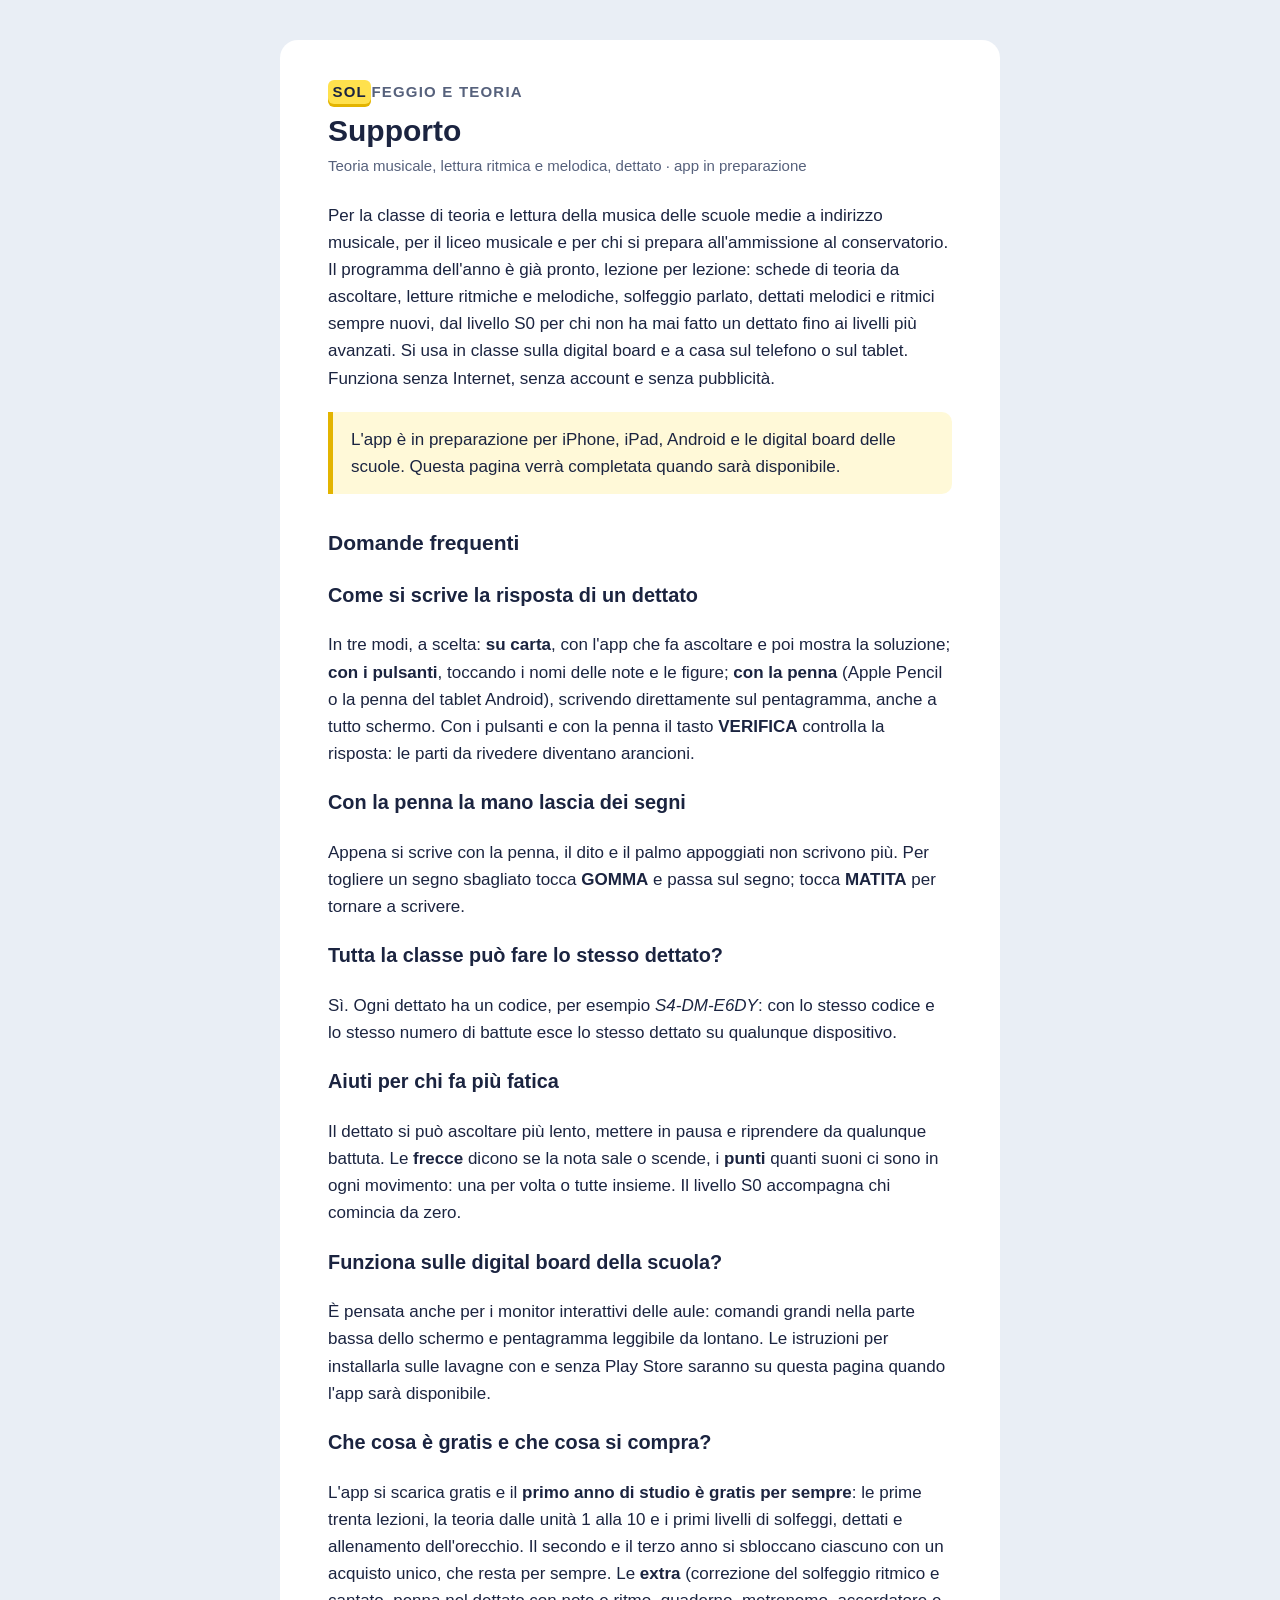
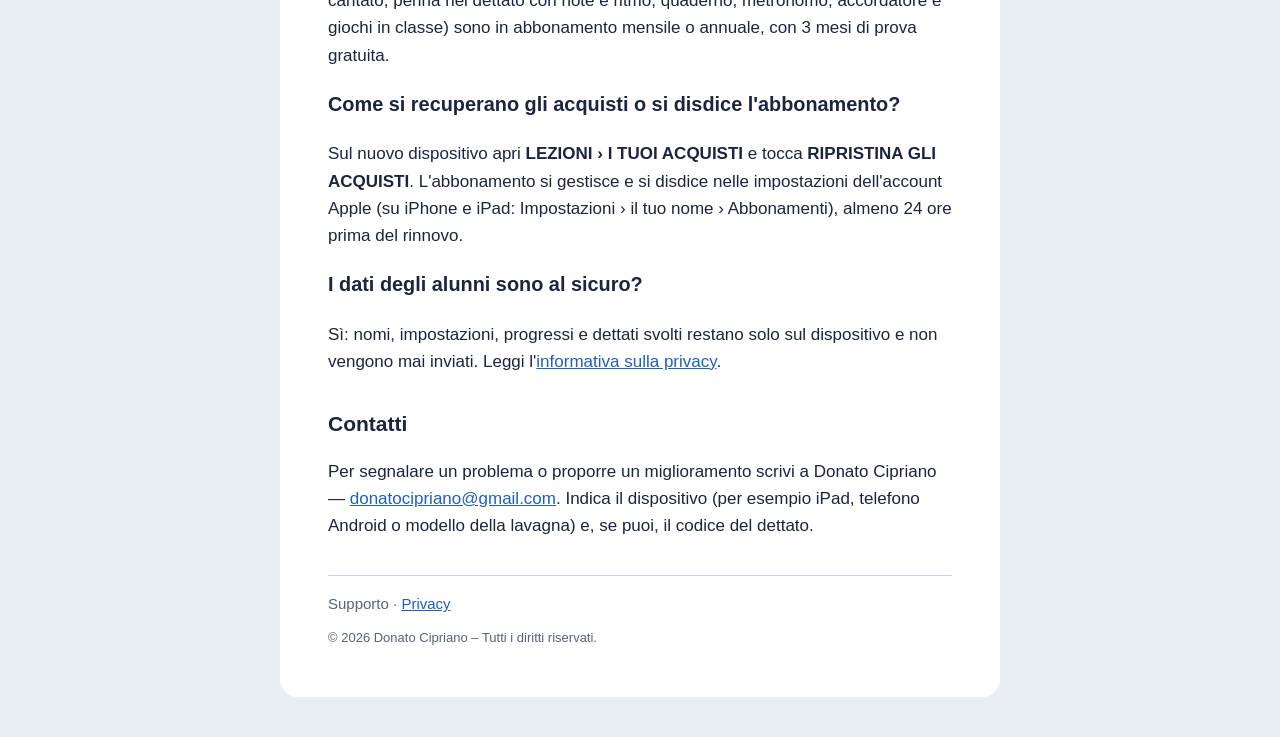
<file: index.html>
<!doctype html>
<html lang="it">
<head>
<meta charset="utf-8">
<meta name="viewport" content="width=device-width, initial-scale=1">
<meta name="color-scheme" content="light dark">
<title>Solfeggio e Teoria — Supporto</title>
<meta name="description" content="Solfeggio e Teoria: teoria musicale, lettura ritmica e melodica e dettati, dalla scuola media al conservatorio. Aiuto e contatti.">
<link rel="stylesheet" href="style.css">
</head>
<body>
<main>
  <p class="brand"><b>SOL</b>FEGGIO E TEORIA</p>
  <h1>Supporto</h1>
  <p class="updated">Teoria musicale, lettura ritmica e melodica, dettato · app in preparazione</p>

  <p>Per la classe di teoria e lettura della musica delle scuole medie a indirizzo musicale, per il liceo musicale
  e per chi si prepara all'ammissione al conservatorio. Il programma dell'anno è già pronto, lezione per lezione:
  schede di teoria da ascoltare, letture ritmiche e melodiche, solfeggio parlato, dettati melodici e ritmici sempre nuovi,
  dal livello S0 per chi non ha mai fatto un dettato fino ai livelli più avanzati.
  Si usa in classe sulla digital board e a casa sul telefono o sul tablet.
  Funziona senza Internet, senza account e senza pubblicità.</p>

  <p class="summary">L'app è in preparazione per iPhone, iPad, Android e le digital board delle scuole.
  Questa pagina verrà completata quando sarà disponibile.</p>

  <h2>Domande frequenti</h2>

  <h3>Come si scrive la risposta di un dettato</h3>
  <p>In tre modi, a scelta: <strong>su carta</strong>, con l'app che fa ascoltare e poi mostra la soluzione;
  <strong>con i pulsanti</strong>, toccando i nomi delle note e le figure; <strong>con la penna</strong> (Apple Pencil
  o la penna del tablet Android), scrivendo direttamente sul pentagramma, anche a tutto schermo.
  Con i pulsanti e con la penna il tasto <strong>VERIFICA</strong> controlla la risposta: le parti da rivedere
  diventano arancioni.</p>

  <h3>Con la penna la mano lascia dei segni</h3>
  <p>Appena si scrive con la penna, il dito e il palmo appoggiati non scrivono più.
  Per togliere un segno sbagliato tocca <strong>GOMMA</strong> e passa sul segno; tocca <strong>MATITA</strong> per tornare a scrivere.</p>

  <h3>Tutta la classe può fare lo stesso dettato?</h3>
  <p>Sì. Ogni dettato ha un codice, per esempio <em>S4-DM-E6DY</em>: con lo stesso codice e lo stesso numero di battute
  esce lo stesso dettato su qualunque dispositivo.</p>

  <h3>Aiuti per chi fa più fatica</h3>
  <p>Il dettato si può ascoltare più lento, mettere in pausa e riprendere da qualunque battuta.
  Le <strong>frecce</strong> dicono se la nota sale o scende, i <strong>punti</strong> quanti suoni ci sono in ogni movimento:
  una per volta o tutte insieme. Il livello S0 accompagna chi comincia da zero.</p>

  <h3>Funziona sulle digital board della scuola?</h3>
  <p>È pensata anche per i monitor interattivi delle aule: comandi grandi nella parte bassa dello schermo e
  pentagramma leggibile da lontano. Le istruzioni per installarla sulle lavagne con e senza Play Store saranno
  su questa pagina quando l'app sarà disponibile.</p>

  <h3>Che cosa è gratis e che cosa si compra?</h3>
  <p>L'app si scarica gratis e il <strong>primo anno di studio è gratis per sempre</strong>: le prime trenta lezioni,
  la teoria dalle unità 1 alla 10 e i primi livelli di solfeggi, dettati e allenamento dell'orecchio.
  Il secondo e il terzo anno si sbloccano ciascuno con un acquisto unico, che resta per sempre.
  Le <strong>extra</strong> (correzione del solfeggio ritmico e cantato, penna nel dettato con note e ritmo, quaderno,
  metronomo, accordatore e giochi in classe) sono in abbonamento mensile o annuale, con 3 mesi di prova gratuita.</p>

  <h3>Come si recuperano gli acquisti o si disdice l'abbonamento?</h3>
  <p>Sul nuovo dispositivo apri <strong>LEZIONI › I TUOI ACQUISTI</strong> e tocca <strong>RIPRISTINA GLI ACQUISTI</strong>.
  L'abbonamento si gestisce e si disdice nelle impostazioni dell'account Apple (su iPhone e iPad: Impostazioni › il tuo nome ›
  Abbonamenti), almeno 24 ore prima del rinnovo.</p>

  <h3>I dati degli alunni sono al sicuro?</h3>
  <p>Sì: nomi, impostazioni, progressi e dettati svolti restano solo sul dispositivo e non vengono mai inviati.
  Leggi l'<a href="privacy.html">informativa sulla privacy</a>.</p>

  <h2>Contatti</h2>
  <p>Per segnalare un problema o proporre un miglioramento scrivi a Donato Cipriano —
  <a href="mailto:donatocipriano@gmail.com">donatocipriano@gmail.com</a>.
  Indica il dispositivo (per esempio iPad, telefono Android o modello della lavagna) e, se puoi, il codice del dettato.</p>

  <nav>Supporto · <a href="privacy.html">Privacy</a></nav>
  <p class="copy">© 2026 Donato Cipriano – Tutti i diritti riservati.</p>
</main>
</body>
</html>
</file>
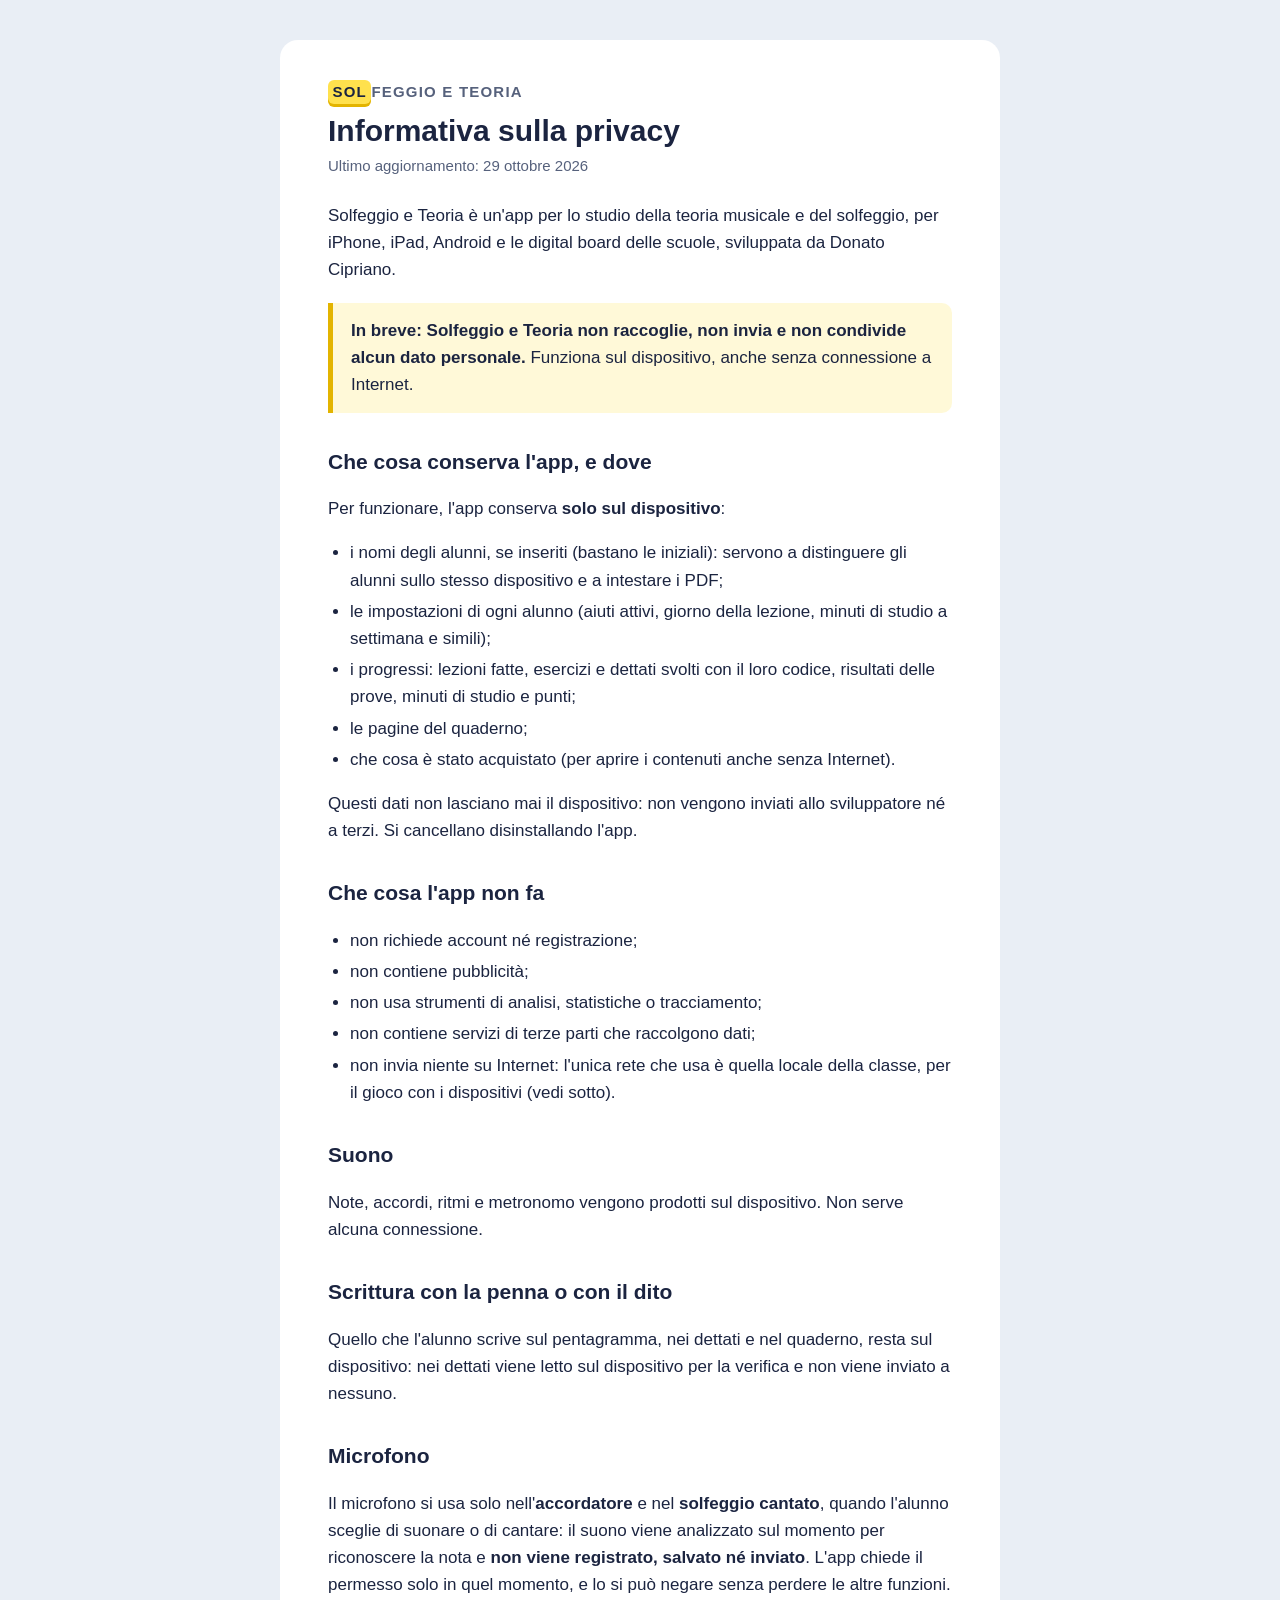
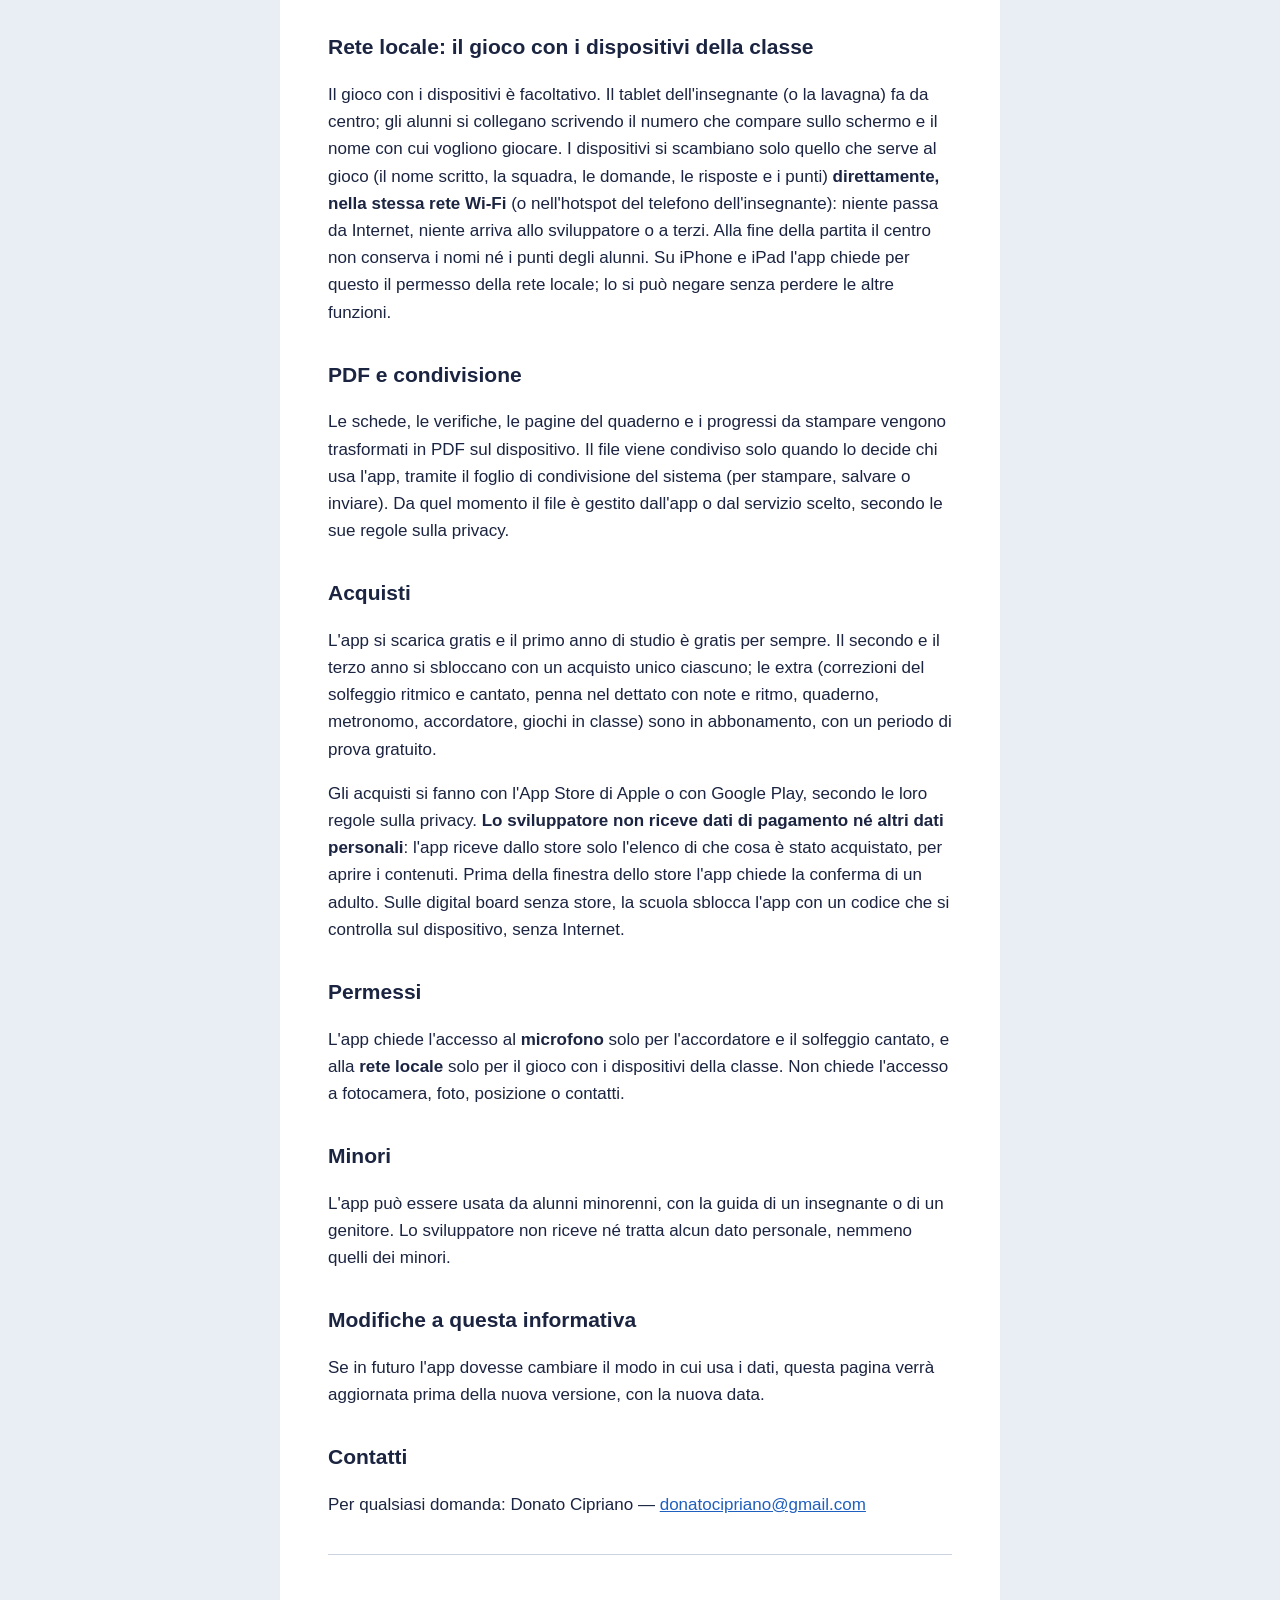
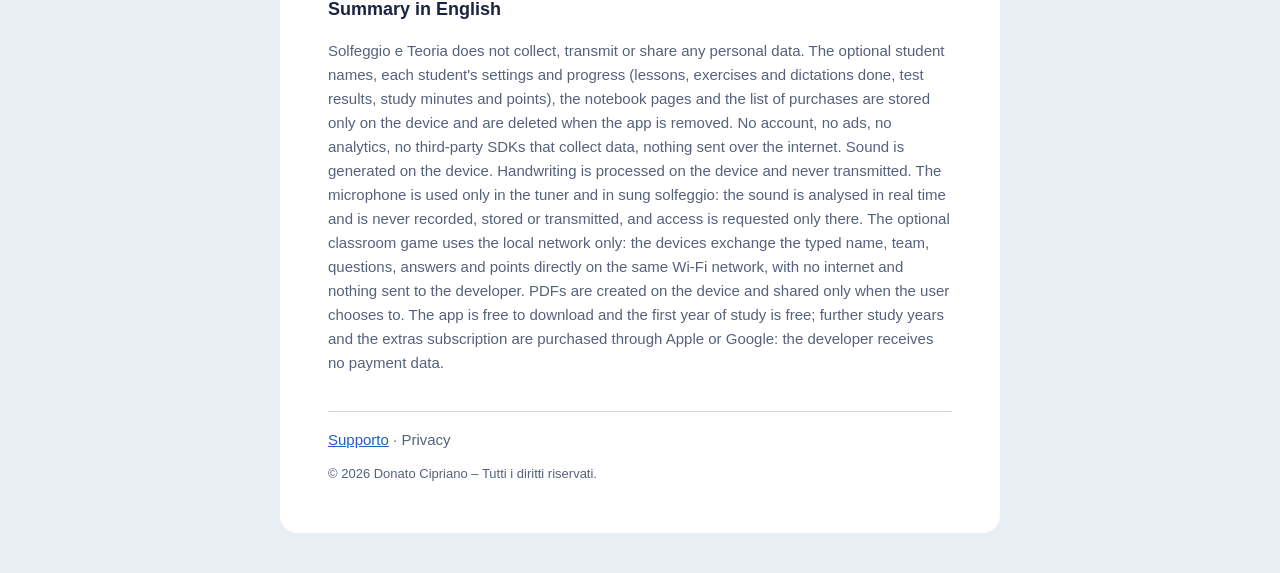
<file: privacy.html>
<!doctype html>
<html lang="it">
<head>
<meta charset="utf-8">
<meta name="viewport" content="width=device-width, initial-scale=1">
<meta name="color-scheme" content="light dark">
<title>Solfeggio e Teoria — Privacy</title>
<meta name="description" content="Informativa sulla privacy dell'app Solfeggio e Teoria: nessun dato raccolto, tutto resta sul dispositivo.">
<link rel="stylesheet" href="style.css">
</head>
<body>
<main>
  <p class="brand"><b>SOL</b>FEGGIO E TEORIA</p>
  <h1>Informativa sulla privacy</h1>
  <p class="updated">Ultimo aggiornamento: 29 ottobre 2026</p>

  <p>Solfeggio e Teoria è un'app per lo studio della teoria musicale e del solfeggio, per iPhone, iPad, Android
  e le digital board delle scuole, sviluppata da Donato Cipriano.</p>

  <p class="summary"><strong>In breve: Solfeggio e Teoria non raccoglie, non invia e non condivide alcun dato personale.</strong>
  Funziona sul dispositivo, anche senza connessione a Internet.</p>

  <h2>Che cosa conserva l'app, e dove</h2>
  <p>Per funzionare, l'app conserva <strong>solo sul dispositivo</strong>:</p>
  <ul>
    <li>i nomi degli alunni, se inseriti (bastano le iniziali): servono a distinguere gli alunni sullo stesso dispositivo e a intestare i PDF;</li>
    <li>le impostazioni di ogni alunno (aiuti attivi, giorno della lezione, minuti di studio a settimana e simili);</li>
    <li>i progressi: lezioni fatte, esercizi e dettati svolti con il loro codice, risultati delle prove, minuti di studio e punti;</li>
    <li>le pagine del quaderno;</li>
    <li>che cosa è stato acquistato (per aprire i contenuti anche senza Internet).</li>
  </ul>
  <p>Questi dati non lasciano mai il dispositivo: non vengono inviati allo sviluppatore né a terzi.
  Si cancellano disinstallando l'app.</p>

  <h2>Che cosa l'app non fa</h2>
  <ul>
    <li>non richiede account né registrazione;</li>
    <li>non contiene pubblicità;</li>
    <li>non usa strumenti di analisi, statistiche o tracciamento;</li>
    <li>non contiene servizi di terze parti che raccolgono dati;</li>
    <li>non invia niente su Internet: l'unica rete che usa è quella locale della classe, per il gioco con i dispositivi (vedi sotto).</li>
  </ul>

  <h2>Suono</h2>
  <p>Note, accordi, ritmi e metronomo vengono prodotti sul dispositivo. Non serve alcuna connessione.</p>

  <h2>Scrittura con la penna o con il dito</h2>
  <p>Quello che l'alunno scrive sul pentagramma, nei dettati e nel quaderno, resta sul dispositivo: nei dettati viene letto
  sul dispositivo per la verifica e non viene inviato a nessuno.</p>

  <h2>Microfono</h2>
  <p>Il microfono si usa solo nell'<strong>accordatore</strong> e nel <strong>solfeggio cantato</strong>, quando l'alunno
  sceglie di suonare o di cantare: il suono viene analizzato sul momento per riconoscere la nota e
  <strong>non viene registrato, salvato né inviato</strong>. L'app chiede il permesso solo in quel momento, e lo si può
  negare senza perdere le altre funzioni.</p>

  <h2>Rete locale: il gioco con i dispositivi della classe</h2>
  <p>Il gioco con i dispositivi è facoltativo. Il tablet dell'insegnante (o la lavagna) fa da centro; gli alunni si
  collegano scrivendo il numero che compare sullo schermo e il nome con cui vogliono giocare. I dispositivi si scambiano
  solo quello che serve al gioco (il nome scritto, la squadra, le domande, le risposte e i punti) <strong>direttamente,
  nella stessa rete Wi-Fi</strong> (o nell'hotspot del telefono dell'insegnante): niente passa da Internet, niente arriva allo
  sviluppatore o a terzi. Alla fine della partita il centro non conserva i nomi né i punti degli alunni.
  Su iPhone e iPad l'app chiede per questo il permesso della rete locale; lo si può negare senza perdere le altre funzioni.</p>

  <h2>PDF e condivisione</h2>
  <p>Le schede, le verifiche, le pagine del quaderno e i progressi da stampare vengono trasformati in PDF sul dispositivo.
  Il file viene condiviso solo quando lo decide chi usa l'app, tramite il foglio di condivisione del sistema
  (per stampare, salvare o inviare). Da quel momento il file è gestito dall'app o dal servizio scelto, secondo le sue regole sulla privacy.</p>

  <h2>Acquisti</h2>
  <p>L'app si scarica gratis e il primo anno di studio è gratis per sempre. Il secondo e il terzo anno si sbloccano con
  un acquisto unico ciascuno; le extra (correzioni del solfeggio ritmico e cantato, penna nel dettato con note e ritmo,
  quaderno, metronomo, accordatore, giochi in classe) sono in abbonamento, con un periodo di prova gratuito.</p>
  <p>Gli acquisti si fanno con l'App Store di Apple o con Google Play, secondo le loro regole sulla privacy.
  <strong>Lo sviluppatore non riceve dati di pagamento né altri dati personali</strong>: l'app riceve dallo store solo
  l'elenco di che cosa è stato acquistato, per aprire i contenuti. Prima della finestra dello store l'app chiede la
  conferma di un adulto. Sulle digital board senza store, la scuola sblocca l'app con un codice che si controlla sul dispositivo,
  senza Internet.</p>

  <h2>Permessi</h2>
  <p>L'app chiede l'accesso al <strong>microfono</strong> solo per l'accordatore e il solfeggio cantato, e alla
  <strong>rete locale</strong> solo per il gioco con i dispositivi della classe.
  Non chiede l'accesso a fotocamera, foto, posizione o contatti.</p>

  <h2>Minori</h2>
  <p>L'app può essere usata da alunni minorenni, con la guida di un insegnante o di un genitore.
  Lo sviluppatore non riceve né tratta alcun dato personale, nemmeno quelli dei minori.</p>

  <h2>Modifiche a questa informativa</h2>
  <p>Se in futuro l'app dovesse cambiare il modo in cui usa i dati, questa pagina verrà aggiornata prima della nuova versione,
  con la nuova data.</p>

  <h2>Contatti</h2>
  <p>Per qualsiasi domanda: Donato Cipriano — <a href="mailto:donatocipriano@gmail.com">donatocipriano@gmail.com</a></p>

  <section class="en" lang="en">
    <h2>Summary in English</h2>
    <p>Solfeggio e Teoria does not collect, transmit or share any personal data. The optional student names, each student's settings
    and progress (lessons, exercises and dictations done, test results, study minutes and points), the notebook pages and the list of
    purchases are stored only on the device and are deleted when the app is removed. No account, no ads, no analytics, no third-party
    SDKs that collect data, nothing sent over the internet. Sound is generated on the device. Handwriting is processed on the device and
    never transmitted. The microphone is used only in the tuner and in sung solfeggio: the sound is analysed in real time and is never
    recorded, stored or transmitted, and access is requested only there. The optional classroom game uses the local network only: the
    devices exchange the typed name, team, questions, answers and points directly on the same Wi-Fi network, with no internet and nothing
    sent to the developer. PDFs are created on the device and shared only when the user chooses to. The app is free to download and the first
    year of study is free; further study years and the extras subscription are purchased through Apple or Google: the developer receives
    no payment data.</p>
  </section>

  <nav><a href="./">Supporto</a> · Privacy</nav>
  <p class="copy">© 2026 Donato Cipriano – Tutti i diritti riservati.</p>
</main>
</body>
</html>
</file>
<file: style.css>
/* Copyright © 2026 Donato Cipriano. Tutti i diritti riservati. */
/* Stesse tinte delle app della famiglia (Leggo e Scrivo), tema chiaro e scuro. Nessuna risorsa esterna. */
:root {
  --bg: #E9EEF5; --sheet: #FFFFFF; --ink: #1B2440; --muted: #56617C; --line: #CBD3E1;
  --mark: #FFE14D; --mark-edge: #E3B400; --link: #1F5FBF;
  color-scheme: light;
}
@media (prefers-color-scheme: dark) {
  :root:not([data-theme="light"]) {
    --bg: #121726; --sheet: #1B2236; --ink: #F1F3F8; --muted: #A7B0C6; --line: #303A55; --link: #86B4FF;
    color-scheme: dark;
  }
}
:root[data-theme="dark"] {
  --bg: #121726; --sheet: #1B2236; --ink: #F1F3F8; --muted: #A7B0C6; --line: #303A55; --link: #86B4FF;
  color-scheme: dark;
}

*, *::before, *::after { box-sizing: border-box; }
html { -webkit-text-size-adjust: 100%; }
body {
  margin: 0; background: var(--bg); color: var(--ink);
  font: 17px/1.6 -apple-system, BlinkMacSystemFont, "Segoe UI", Roboto, Verdana, sans-serif;
}
main {
  max-width: 720px; margin: 24px auto; padding: 28px 16px 36px;
  background: var(--sheet); border-radius: 18px;
}
@media (min-width: 760px) { main { padding: 40px 48px 48px; margin: 40px auto; } }

.brand { margin: 0 0 4px; font-size: 15px; font-weight: 700; letter-spacing: .08em; color: var(--muted); }
.brand b {
  display: inline-block; padding: 0 .3em; border-radius: 6px; color: #1B2440;
  background: var(--mark); box-shadow: 0 3px 0 var(--mark-edge);
}
h1 { margin: 8px 0 4px; font-size: 30px; line-height: 1.25; }
h2 { margin: 32px 0 8px; font-size: 21px; }
.updated { margin: 0 0 24px; color: var(--muted); font-size: 15px; }
.summary {
  margin: 20px 0; padding: 14px 18px; border-left: 5px solid var(--mark-edge);
  background: color-mix(in srgb, var(--mark) 22%, transparent); border-radius: 0 10px 10px 0;
}
ul { padding-left: 1.3em; }
li { margin: 4px 0; }
a { color: var(--link); }
nav { margin-top: 36px; padding-top: 16px; border-top: 1px solid var(--line); font-size: 15px; color: var(--muted); }
.en { margin-top: 36px; padding-top: 8px; border-top: 1px solid var(--line); color: var(--muted); font-size: 15px; }
.en h2 { color: var(--ink); font-size: 18px; }
.copy { margin: 12px 0 0; font-size: 13px; color: var(--muted); }
</file>
